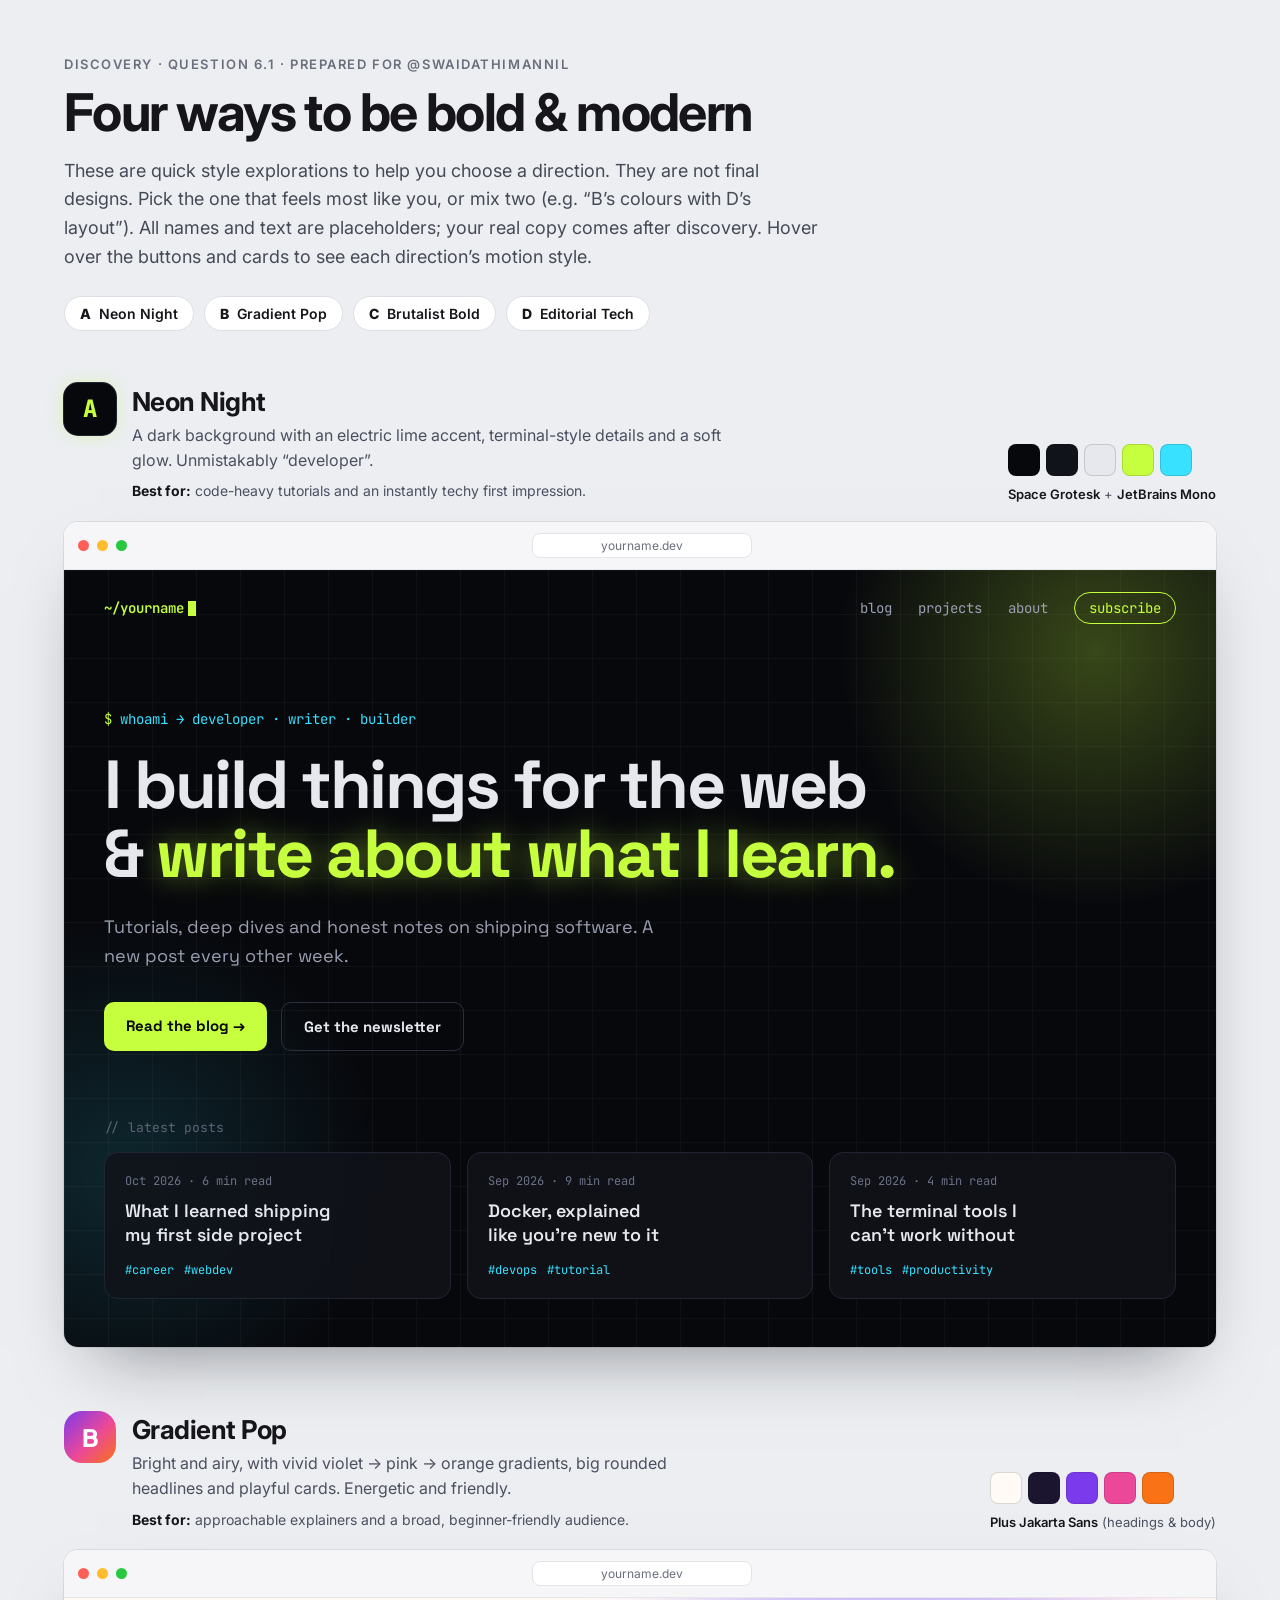
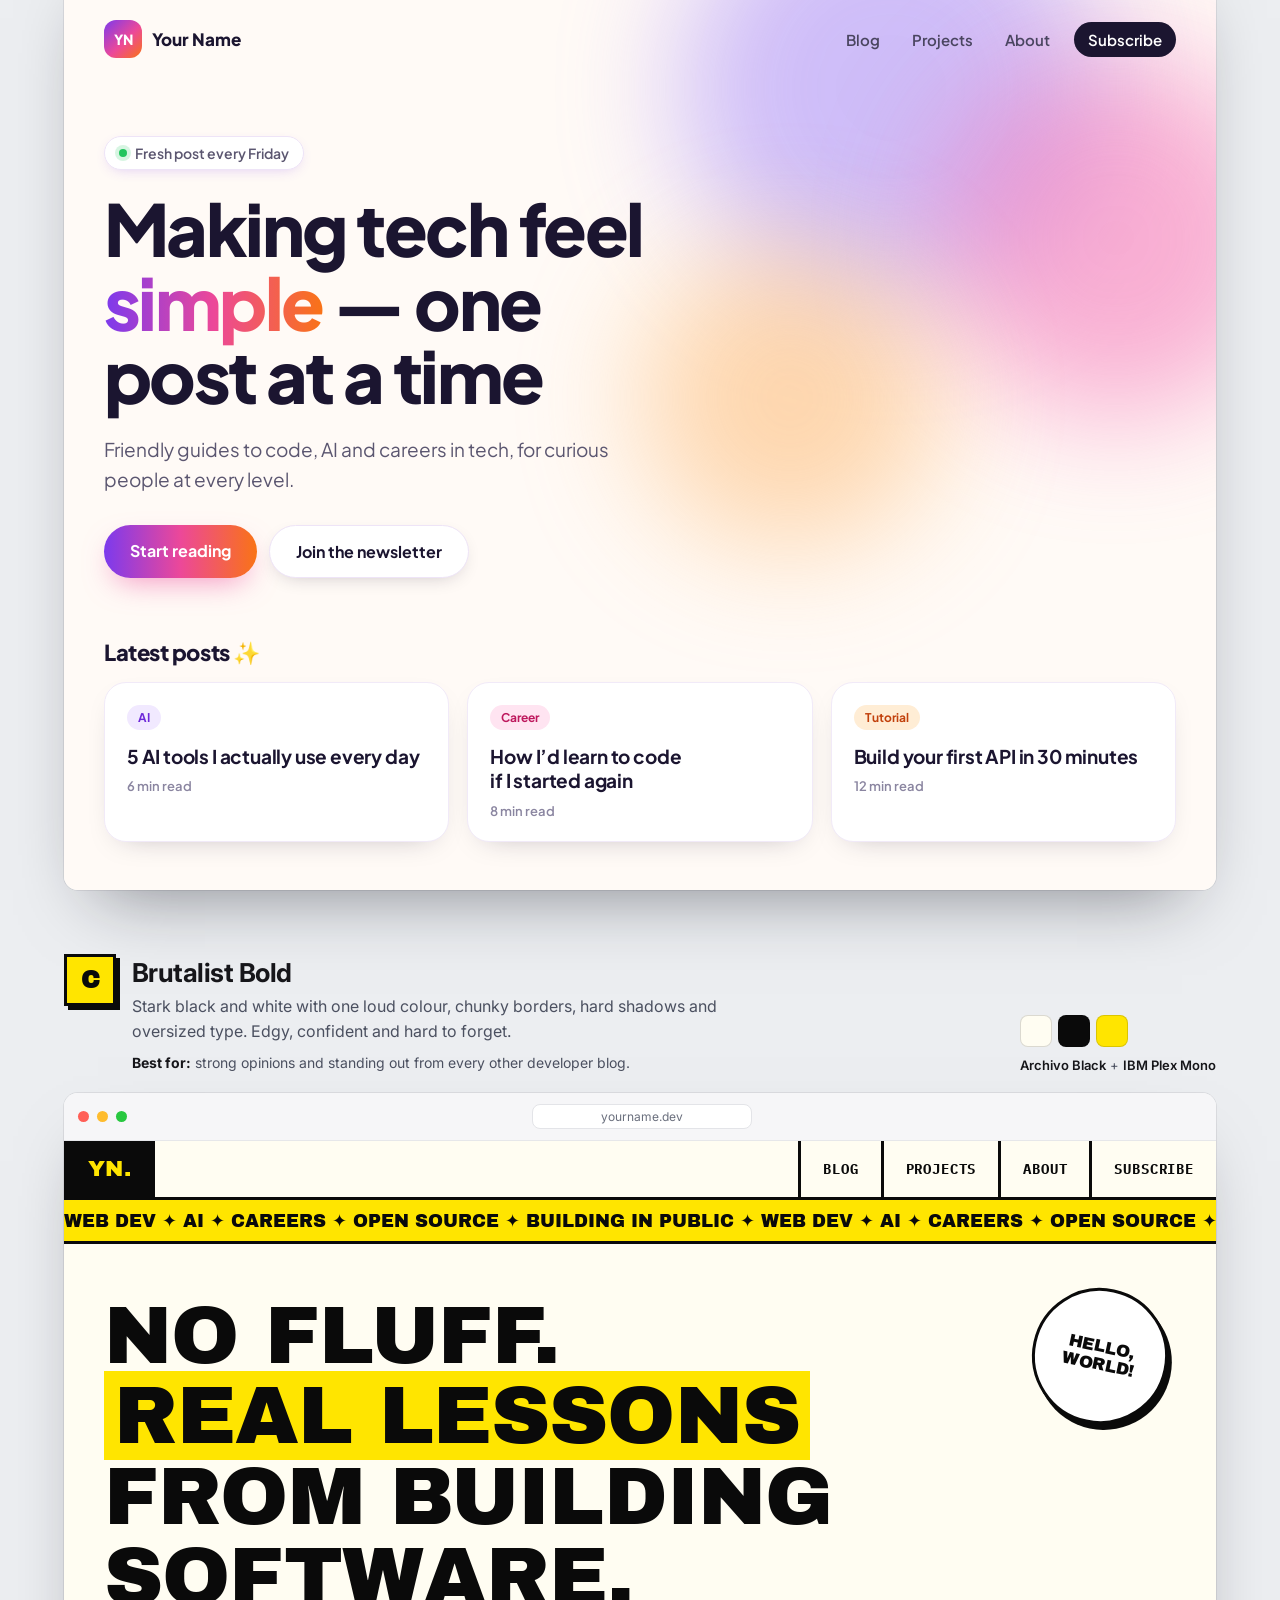
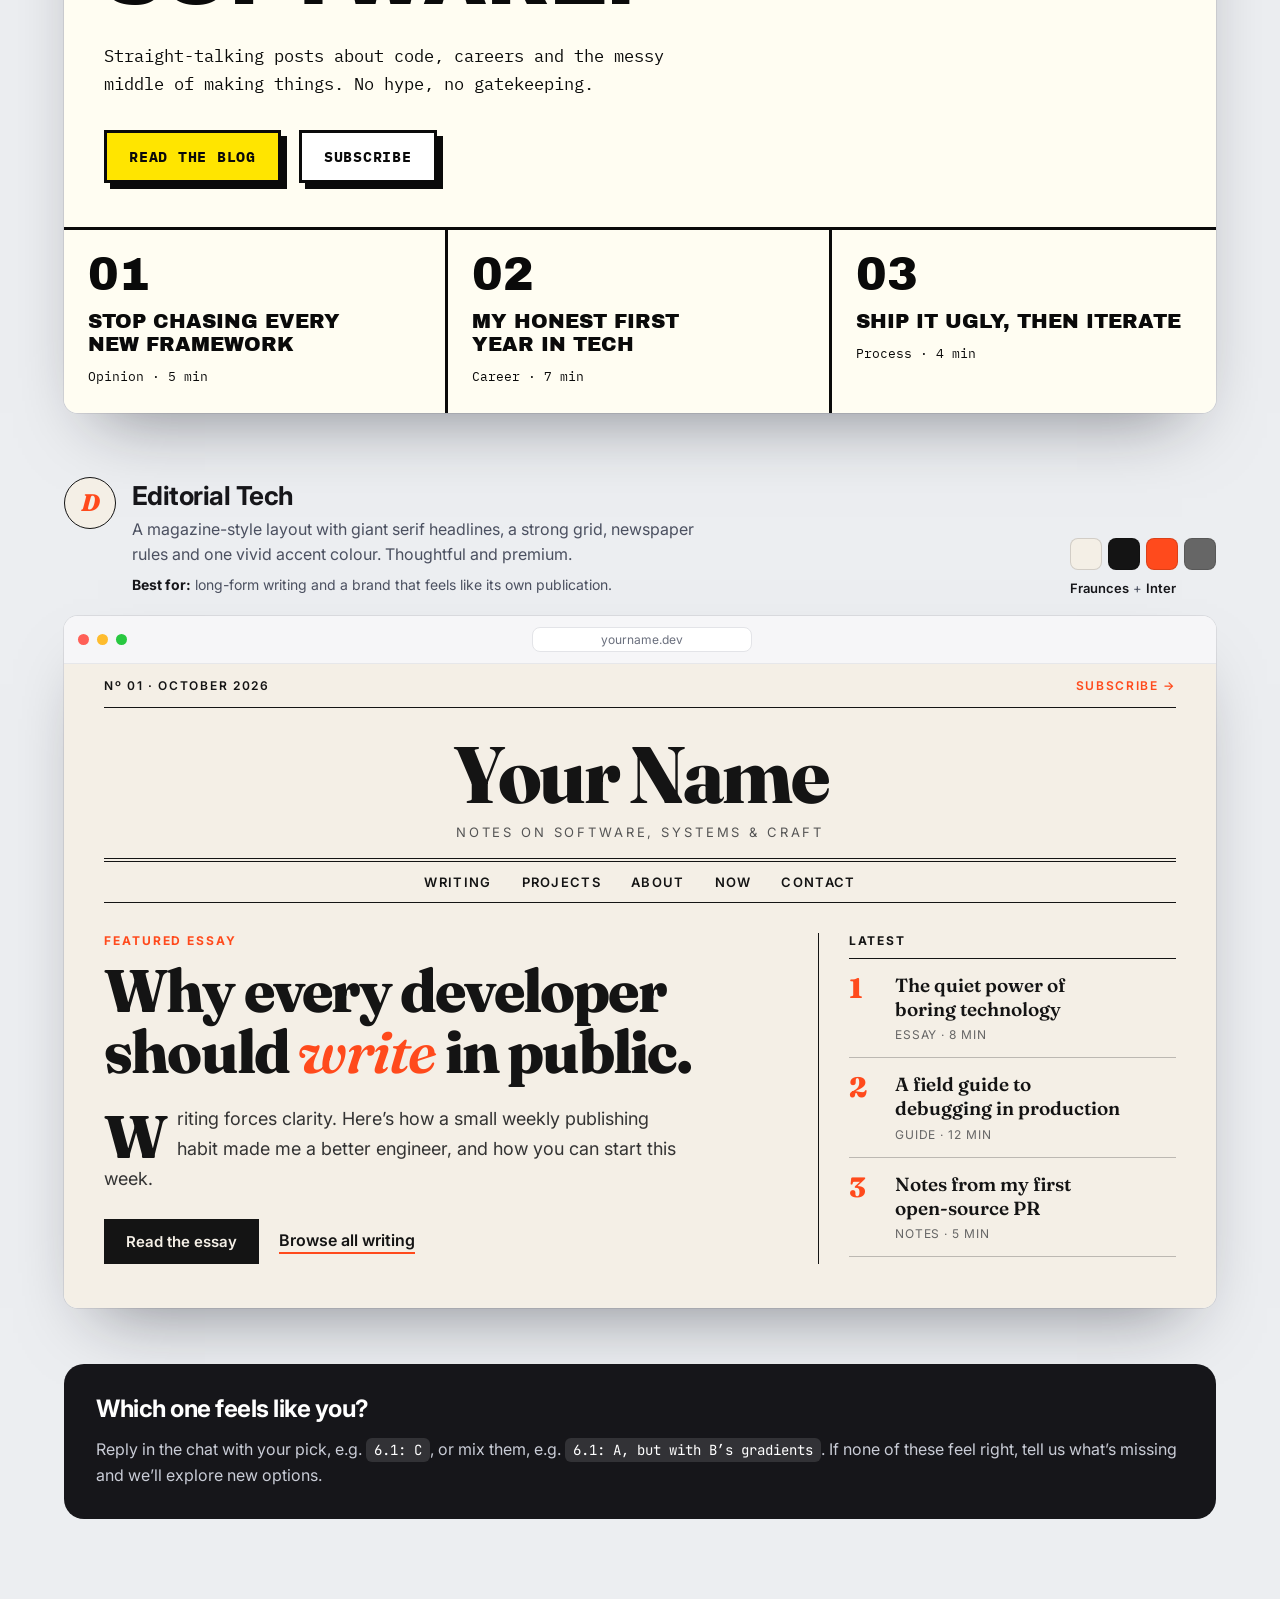
<file: website-brief/style-directions/index.html>
<!doctype html>
<html lang="en">
<head>
  <meta charset="utf-8">
  <meta name="viewport" content="width=device-width, initial-scale=1">
  <title>Style directions · Bold &amp; modern · @swaidathimannil</title>
  <meta name="robots" content="noindex">
  <link rel="preconnect" href="https://fonts.googleapis.com">
  <link rel="preconnect" href="https://fonts.gstatic.com" crossorigin>
  <link rel="stylesheet" href="https://fonts.googleapis.com/css2?family=Archivo+Black&family=Fraunces:ital,opsz,wght@0,9..144,600..800;1,9..144,600..800&family=IBM+Plex+Mono:wght@400;600;700&family=Inter:wght@400;500;600;700&family=JetBrains+Mono:wght@400;600&family=Plus+Jakarta+Sans:wght@400;600;700;800&family=Space+Grotesk:wght@400;500;600;700&display=swap">
  <style>
    /* ---------- Presentation wrapper ---------- */
    *, *::before, *::after { box-sizing: border-box; }
    body {
      margin: 0;
      background: #eceef1;
      color: #16161a;
      font-family: "Inter", system-ui, -apple-system, "Segoe UI", Roboto, sans-serif;
      -webkit-font-smoothing: antialiased;
    }
    h1, h2, h3, h4, p { margin: 0; }
    .wrap { max-width: 1200px; margin: 0 auto; padding: 0 24px; }

    .intro { padding-top: 56px; padding-bottom: 8px; }
    .kicker { font-size: 13px; font-weight: 600; letter-spacing: .12em; text-transform: uppercase; color: #6a6f7d; margin-bottom: 14px; }
    .intro h1 { font-size: clamp(32px, 4.4vw, 52px); letter-spacing: -.03em; line-height: 1.05; margin-bottom: 16px; text-wrap: balance; }
    .lede { font-size: 18px; line-height: 1.6; color: #454a57; max-width: 760px; margin-bottom: 24px; }
    .jump { display: flex; flex-wrap: wrap; gap: 10px; }
    .jump a {
      display: inline-flex; gap: 8px; align-items: center; text-decoration: none; color: #16161a;
      background: #fff; border: 1px solid #dcdfe5; border-radius: 999px; padding: 8px 15px; font-weight: 600; font-size: 14px;
      transition: border-color .2s, transform .2s;
    }
    .jump a:hover { border-color: #16161a; transform: translateY(-1px); }
    .jump b { font-weight: 800; }

    .dir { padding-top: 44px; padding-bottom: 20px; scroll-margin-top: 16px; }
    .dir-head { display: flex; flex-wrap: wrap; justify-content: space-between; gap: 20px 48px; align-items: flex-end; margin-bottom: 20px; }
    .dir-title { display: flex; gap: 16px; align-items: flex-start; max-width: 660px; }
    .letter { flex: none; width: 52px; height: 52px; border-radius: 14px; display: grid; place-items: center; font-weight: 800; font-size: 24px; }
    .letter--a { background: #07080c; color: #c5ff3d; font-family: "JetBrains Mono", ui-monospace, monospace; box-shadow: 0 0 0 1px #1f2533, 0 0 18px -4px rgba(197,255,61,.6); }
    .letter--b { background: linear-gradient(135deg, #7c3aed, #ec4899 55%, #f97316); color: #fff; font-family: "Plus Jakarta Sans", sans-serif; border-radius: 18px; }
    .letter--c { background: #ffe500; color: #0a0a0a; font-family: "Archivo Black", Impact, sans-serif; border: 3px solid #0a0a0a; border-radius: 0; box-shadow: 4px 4px 0 #0a0a0a; }
    .letter--d { background: #f4efe6; color: #ff4a1c; font-family: "Fraunces", Georgia, serif; font-style: italic; border: 1px solid #141414; border-radius: 50%; }
    .dir-title h2 { margin: 3px 0 6px; font-size: 26px; letter-spacing: -.02em; }
    .dir-title p { color: #4b5060; line-height: 1.55; }
    .best { margin-top: 8px !important; font-size: 14px; }
    .best b { color: #16161a; }
    .spec { display: flex; flex-direction: column; gap: 10px; align-items: flex-start; }
    .swatches { display: flex; gap: 6px; list-style: none; margin: 0; padding: 0; }
    .swatches li { width: 32px; height: 32px; border-radius: 8px; border: 1px solid rgba(0,0,0,.14); }
    .fonts { font-size: 13px; color: #4b5060; }
    .fonts b { color: #16161a; font-weight: 600; }

    .frame { border-radius: 14px; overflow: hidden; background: #fff; box-shadow: 0 34px 70px -34px rgba(15,18,30,.5), 0 0 0 1px rgba(15,18,30,.08); }
    .bar { display: flex; align-items: center; gap: 8px; padding: 11px 14px; background: #f6f6f8; border-bottom: 1px solid #e6e7ea; }
    .bar i { width: 11px; height: 11px; border-radius: 50%; background: #ff5f57; }
    .bar i:nth-child(2) { background: #febc2e; }
    .bar i:nth-child(3) { background: #28c840; }
    .url { margin: 0 auto; transform: translateX(-27px); background: #fff; border: 1px solid #e3e4e8; border-radius: 8px; padding: 4px 18px; font-size: 12px; color: #6a6f7d; min-width: 220px; text-align: center; }
    .site { position: relative; overflow: hidden; }
    .site h3, .site h4 { text-wrap: balance; }

    .outro { padding-top: 36px; padding-bottom: 80px; }
    .outro .box { background: #16161a; color: #fff; border-radius: 20px; padding: 30px 32px; display: grid; gap: 14px; }
    .outro h2 { font-size: 24px; letter-spacing: -.02em; }
    .outro p { color: #c9ccd6; line-height: 1.6; }
    .outro code { background: rgba(255,255,255,.12); color: #fff; padding: 3px 8px; border-radius: 6px; font-family: "JetBrains Mono", ui-monospace, monospace; font-size: 14px; }

    /* ---------- A · Neon Night ---------- */
    .a-site {
      background-color: #07080c; color: #e6e8ee; font-family: "Space Grotesk", system-ui, sans-serif;
      background-image: linear-gradient(rgba(255,255,255,.035) 1px, transparent 1px), linear-gradient(90deg, rgba(255,255,255,.035) 1px, transparent 1px);
      background-size: 44px 44px;
    }
    .a-glow { position: absolute; width: 560px; height: 560px; right: -160px; top: -200px; background: radial-gradient(circle, rgba(197,255,61,.26), transparent 65%); pointer-events: none; }
    .a-glow--2 { right: auto; left: -220px; top: 320px; background: radial-gradient(circle, rgba(56,225,255,.14), transparent 65%); }
    .a-nav { position: relative; display: flex; justify-content: space-between; align-items: center; padding: 22px 40px; font-family: "JetBrains Mono", ui-monospace, monospace; font-size: 14px; }
    .a-logo { color: #c5ff3d; font-weight: 600; }
    .a-cursor { display: inline-block; width: .55em; height: 1.05em; margin-left: 4px; vertical-align: -.18em; background: #c5ff3d; animation: a-blink 1.1s steps(1) infinite; }
    @keyframes a-blink { 50% { opacity: 0; } }
    .a-links { display: flex; gap: 26px; align-items: center; color: #9aa0b2; }
    .a-links span { transition: color .2s; }
    .a-links span:hover { color: #fff; }
    .a-pill { border: 1px solid #c5ff3d; color: #c5ff3d !important; padding: 6px 14px; border-radius: 999px; }
    .a-hero { position: relative; padding: 64px 40px 40px; max-width: 880px; }
    .a-eyebrow { font-family: "JetBrains Mono", ui-monospace, monospace; font-size: 14px; color: #38e1ff; margin-bottom: 22px; }
    .a-prompt { color: #c5ff3d; }
    .a-h { font-size: clamp(34px, 5.4vw, 68px); line-height: 1.02; letter-spacing: -.035em; font-weight: 700; }
    .a-hl { color: #c5ff3d; text-shadow: 0 0 28px rgba(197,255,61,.45); }
    .a-sub { color: #9aa0b2; font-size: 18px; line-height: 1.6; max-width: 560px; margin: 24px 0 32px; }
    .a-ctas { display: flex; flex-wrap: wrap; gap: 14px; }
    .a-btn { background: #c5ff3d; color: #07080c; font-weight: 700; padding: 14px 22px; border-radius: 10px; font-size: 15px; transition: transform .2s, box-shadow .2s, border-color .2s; }
    .a-btn:hover { transform: translateY(-2px); box-shadow: 0 12px 32px -8px rgba(197,255,61,.6); }
    .a-btn--ghost { background: transparent; color: #e6e8ee; border: 1px solid #2a3040; }
    .a-btn--ghost:hover { border-color: #38e1ff; box-shadow: none; }
    .a-posts { position: relative; padding: 28px 40px 48px; }
    .a-label { font-family: "JetBrains Mono", ui-monospace, monospace; color: #5d6478; font-size: 13px; margin-bottom: 16px; }
    .a-grid { display: grid; grid-template-columns: repeat(3, 1fr); gap: 16px; }
    .a-card { background: rgba(16,19,26,.88); border: 1px solid #1f2533; border-radius: 14px; padding: 20px; transition: border-color .25s, transform .25s; }
    .a-card:hover { border-color: #c5ff3d; transform: translateY(-3px); }
    .a-meta { font-family: "JetBrains Mono", ui-monospace, monospace; font-size: 12px; color: #6b7286; }
    .a-card h4 { margin: 10px 0 16px; font-size: 18px; line-height: 1.3; font-weight: 600; }
    .a-tags { display: flex; gap: 10px; font-family: "JetBrains Mono", ui-monospace, monospace; font-size: 12px; color: #38e1ff; }

    /* ---------- B · Gradient Pop ---------- */
    .b-site { background: #fffaf6; color: #1b1530; font-family: "Plus Jakarta Sans", system-ui, sans-serif; }
    .b-blob { position: absolute; border-radius: 50%; filter: blur(60px); opacity: .55; pointer-events: none; animation: b-drift 14s ease-in-out infinite alternate; }
    .b-blob--1 { width: 420px; height: 420px; background: #a78bfa; top: -120px; right: 10%; }
    .b-blob--2 { width: 360px; height: 360px; background: #f472b6; top: 60px; right: -80px; animation-delay: -4s; }
    .b-blob--3 { width: 300px; height: 300px; background: #fdba74; top: 250px; right: 24%; animation-delay: -8s; }
    @keyframes b-drift { to { transform: translate(-40px, 30px) scale(1.08); } }
    .b-nav { position: relative; display: flex; justify-content: space-between; align-items: center; padding: 22px 40px; }
    .b-logo { display: flex; align-items: center; gap: 10px; font-weight: 800; font-size: 17px; }
    .b-mark { width: 38px; height: 38px; border-radius: 12px; background: linear-gradient(135deg, #7c3aed, #ec4899 55%, #f97316); color: #fff; display: grid; place-items: center; font-size: 14px; font-weight: 800; }
    .b-links { display: flex; gap: 4px; align-items: center; font-weight: 600; font-size: 15px; color: #4a4560; }
    .b-links span { padding: 8px 14px; border-radius: 999px; transition: background .2s; }
    .b-links span:hover { background: rgba(124,58,237,.08); }
    .b-links .b-cta { background: #1b1530; color: #fff; margin-left: 6px; }
    .b-links .b-cta:hover { background: #2d2450; }
    .b-hero { position: relative; padding: 56px 40px 36px; max-width: 840px; }
    .b-chip { display: inline-flex; align-items: center; gap: 8px; background: #fff; border: 1px solid #eee4f7; border-radius: 999px; padding: 7px 14px; font-size: 14px; font-weight: 600; color: #5b5670; box-shadow: 0 4px 14px -6px rgba(124,58,237,.3); margin-bottom: 22px; }
    .b-dot { width: 8px; height: 8px; border-radius: 50%; background: #22c55e; box-shadow: 0 0 0 4px rgba(34,197,94,.18); }
    .b-h { font-size: clamp(36px, 5.6vw, 72px); line-height: 1.02; letter-spacing: -.035em; font-weight: 800; }
    .b-grad { background: linear-gradient(90deg, #7c3aed, #ec4899, #f97316); -webkit-background-clip: text; background-clip: text; color: transparent; -webkit-text-fill-color: transparent; }
    .b-sub { font-size: 19px; line-height: 1.6; color: #5b5670; max-width: 560px; margin: 22px 0 30px; }
    .b-ctas { display: flex; flex-wrap: wrap; gap: 12px; }
    .b-btn { padding: 15px 26px; border-radius: 999px; font-weight: 700; font-size: 16px; background: linear-gradient(90deg, #7c3aed, #ec4899, #f97316); color: #fff; box-shadow: 0 12px 30px -10px rgba(236,72,153,.6); transition: transform .2s; }
    .b-btn:hover { transform: translateY(-2px) scale(1.02); }
    .b-btn--light { background: #fff; color: #1b1530; box-shadow: 0 6px 20px -10px rgba(27,21,48,.3); border: 1px solid #eee4f7; }
    .b-posts { position: relative; padding: 24px 40px 48px; }
    .b-label { font-weight: 800; font-size: 22px; letter-spacing: -.02em; margin-bottom: 16px; }
    .b-grid { display: grid; grid-template-columns: repeat(3, 1fr); gap: 18px; }
    .b-card { background: #fff; border-radius: 22px; padding: 22px; border: 1px solid #f1eaf8; box-shadow: 0 10px 30px -18px rgba(27,21,48,.35); transition: transform .25s, box-shadow .25s; }
    .b-card:hover { transform: translateY(-4px) rotate(-.5deg); box-shadow: 0 18px 40px -18px rgba(124,58,237,.45); }
    .b-tag { display: inline-block; font-size: 12px; font-weight: 700; padding: 5px 11px; border-radius: 999px; }
    .b-tag--v { background: #f1e9ff; color: #6d28d9; }
    .b-tag--p { background: #ffe4f1; color: #be185d; }
    .b-tag--o { background: #ffedd5; color: #c2410c; }
    .b-card h4 { font-size: 19px; line-height: 1.3; letter-spacing: -.01em; margin: 14px 0 10px; }
    .b-meta { font-size: 13px; font-weight: 600; color: #8a85a0; }

    /* ---------- C · Brutalist Bold ---------- */
    .c-site { background: #fffdf2; color: #0a0a0a; font-family: "IBM Plex Mono", ui-monospace, monospace; }
    .c-nav { display: flex; justify-content: space-between; align-items: stretch; border-bottom: 3px solid #0a0a0a; }
    .c-logo { background: #0a0a0a; color: #ffe500; font-family: "Archivo Black", Impact, sans-serif; font-size: 22px; padding: 16px 24px; letter-spacing: .02em; }
    .c-links { display: flex; }
    .c-links span { display: flex; align-items: center; padding: 0 22px; border-left: 3px solid #0a0a0a; font-weight: 700; text-transform: uppercase; font-size: 14px; letter-spacing: .06em; transition: background .15s; }
    .c-links span:hover { background: #ffe500; }
    .c-marquee { overflow: hidden; white-space: nowrap; background: #ffe500; border-bottom: 3px solid #0a0a0a; padding: 10px 0; font-family: "Archivo Black", Impact, sans-serif; font-size: 18px; }
    .c-track { display: inline-block; animation: c-marquee 22s linear infinite; }
    @keyframes c-marquee { to { transform: translateX(-50%); } }
    .c-hero { position: relative; padding: 52px 40px 44px; }
    .c-h { font-family: "Archivo Black", Impact, sans-serif; font-weight: 400; font-size: clamp(38px, 6.4vw, 84px); line-height: .98; text-transform: uppercase; letter-spacing: -.01em; max-width: 900px; }
    .c-mark { background: #ffe500; padding: 0 .12em; box-decoration-break: clone; -webkit-box-decoration-break: clone; }
    .c-sub { font-size: 17px; line-height: 1.6; max-width: 620px; margin: 26px 0 32px; }
    .c-ctas { display: flex; flex-wrap: wrap; gap: 18px; }
    .c-btn { display: inline-block; background: #ffe500; border: 3px solid #0a0a0a; box-shadow: 6px 6px 0 #0a0a0a; padding: 14px 22px; font-weight: 700; text-transform: uppercase; letter-spacing: .05em; font-size: 15px; transition: transform .12s, box-shadow .12s; }
    .c-btn:hover { transform: translate(3px, 3px); box-shadow: 3px 3px 0 #0a0a0a; }
    .c-btn--white { background: #fff; }
    .c-sticker {
      position: absolute; right: 48px; top: 44px; width: 136px; height: 136px; border-radius: 50%;
      border: 3px solid #0a0a0a; background: #fff; box-shadow: 5px 5px 0 #0a0a0a;
      display: grid; place-items: center; text-align: center; font-family: "Archivo Black", Impact, sans-serif; font-size: 17px; line-height: 1.05;
      transform: rotate(12deg); transition: transform .3s;
    }
    .c-sticker:hover { transform: rotate(-6deg) scale(1.05); }
    .c-posts { display: grid; grid-template-columns: repeat(3, 1fr); border-top: 3px solid #0a0a0a; }
    .c-card { padding: 22px 24px 28px; border-right: 3px solid #0a0a0a; transition: background .15s; }
    .c-card:last-child { border-right: 0; }
    .c-card:hover { background: #ffe500; }
    .c-num { font-family: "Archivo Black", Impact, sans-serif; font-size: 46px; line-height: 1; margin-bottom: 12px; }
    .c-card h4 { font-family: "Archivo Black", Impact, sans-serif; font-weight: 400; font-size: 20px; line-height: 1.15; text-transform: uppercase; margin-bottom: 12px; }
    .c-meta { font-size: 13px; }

    /* ---------- D · Editorial Tech ---------- */
    .d-site { background: #f4efe6; color: #141414; font-family: "Inter", system-ui, sans-serif; padding: 0 40px 44px; }
    .d-top { display: flex; justify-content: space-between; align-items: center; gap: 12px; padding: 14px 0; border-bottom: 1px solid #141414; font-size: 12px; font-weight: 600; letter-spacing: .14em; text-transform: uppercase; }
    .d-top span:last-child { color: #ff4a1c; }
    .d-mast { text-align: center; padding: 26px 0 18px; border-bottom: 4px double #141414; }
    .d-name { font-family: "Fraunces", Georgia, serif; font-size: clamp(42px, 6.4vw, 80px); font-weight: 800; letter-spacing: -.035em; line-height: 1; }
    .d-tagline { margin-top: 10px !important; font-size: 13px; letter-spacing: .22em; text-transform: uppercase; color: #555; }
    .d-nav { display: flex; flex-wrap: wrap; justify-content: center; gap: 10px 30px; padding: 12px 0; border-bottom: 1px solid #141414; font-size: 13px; font-weight: 600; letter-spacing: .1em; text-transform: uppercase; }
    .d-nav span { position: relative; }
    .d-nav span::after { content: ""; position: absolute; left: 0; right: 0; bottom: -3px; height: 2px; background: #ff4a1c; transform: scaleX(0); transform-origin: left; transition: transform .25s; }
    .d-nav span:hover::after { transform: scaleX(1); }
    .d-grid { display: grid; grid-template-columns: 2fr 1fr; margin-top: 30px; }
    .d-lead { padding-right: 34px; border-right: 1px solid #141414; }
    .d-kicker { color: #ff4a1c; font-size: 12px; font-weight: 700; letter-spacing: .16em; text-transform: uppercase; margin-bottom: 12px; }
    .d-h { font-family: "Fraunces", Georgia, serif; font-size: clamp(34px, 4.8vw, 60px); line-height: 1.02; letter-spacing: -.03em; font-weight: 800; }
    .d-h em { color: #ff4a1c; font-style: italic; font-weight: 600; }
    .d-sub { font-size: 18px; line-height: 1.65; color: #333; max-width: 580px; margin: 22px 0 26px; }
    .d-sub::first-letter { font-family: "Fraunces", Georgia, serif; float: left; font-size: 60px; line-height: .9; padding: 5px 9px 0 0; font-weight: 800; color: #141414; }
    .d-ctas { display: flex; flex-wrap: wrap; gap: 20px; align-items: center; }
    .d-btn { background: #141414; color: #f4efe6; padding: 13px 22px; font-weight: 600; font-size: 15px; transition: background .2s; }
    .d-btn:hover { background: #ff4a1c; }
    .d-link { font-weight: 600; border-bottom: 2px solid #ff4a1c; padding-bottom: 2px; }
    .d-side { padding-left: 30px; }
    .d-side-title { font-size: 12px; font-weight: 700; letter-spacing: .16em; text-transform: uppercase; padding-bottom: 10px; border-bottom: 1px solid #141414; }
    .d-item { display: grid; grid-template-columns: 38px 1fr; gap: 8px; padding: 15px 0; border-bottom: 1px solid rgba(20,20,20,.25); }
    .d-n { font-family: "Fraunces", Georgia, serif; font-size: 28px; font-weight: 800; color: #ff4a1c; line-height: 1; }
    .d-item h4 { font-family: "Fraunces", Georgia, serif; font-size: 19px; line-height: 1.25; font-weight: 600; margin-bottom: 6px; }
    .d-meta { font-size: 12px; letter-spacing: .08em; text-transform: uppercase; color: #666; }

    /* ---------- Responsive ---------- */
    @media (max-width: 860px) {
      .wrap { padding-left: 16px; padding-right: 16px; }
      .a-nav, .b-nav { padding: 18px 22px; }
      .a-hero, .b-hero, .c-hero { padding-left: 22px; padding-right: 22px; }
      .a-posts, .b-posts { padding-left: 22px; padding-right: 22px; }
      .a-grid, .b-grid, .c-posts, .d-grid { grid-template-columns: 1fr; }
      .a-links span:not(.a-pill), .b-links span:not(.b-cta) { display: none; }
      .c-links span:not(:last-child) { display: none; }
      .c-card { border-right: 0; border-bottom: 3px solid #0a0a0a; }
      .c-card:last-child { border-bottom: 0; }
      .c-sticker { display: none; }
      .d-site { padding: 0 22px 36px; }
      .d-lead { padding-right: 0; border-right: 0; }
      .d-side { padding-left: 0; margin-top: 34px; }
      .url { min-width: 0; transform: none; }
    }
    @media (prefers-reduced-motion: reduce) {
      *, *::before, *::after { animation: none !important; transition: none !important; }
    }
  </style>
</head>
<body>

  <header class="intro wrap">
    <p class="kicker">Discovery · Question 6.1 · Prepared for @swaidathimannil</p>
    <h1>Four ways to be bold &amp; modern</h1>
    <p class="lede">These are quick style explorations to help you choose a direction. They are not final designs. Pick the one that feels most like you, or mix two (e.g. “B’s colours with D’s layout”). All names and text are placeholders; your real copy comes after discovery. Hover over the buttons and cards to see each direction’s motion style.</p>
    <nav class="jump" aria-label="Jump to a direction">
      <a href="#a"><b>A</b> Neon Night</a>
      <a href="#b"><b>B</b> Gradient Pop</a>
      <a href="#c"><b>C</b> Brutalist Bold</a>
      <a href="#d"><b>D</b> Editorial Tech</a>
    </nav>
  </header>

  <main>
    <!-- ===================== A ===================== -->
    <section class="dir wrap" id="a" aria-labelledby="a-title">
      <div class="dir-head">
        <div class="dir-title">
          <span class="letter letter--a" aria-hidden="true">A</span>
          <div>
            <h2 id="a-title">Neon Night</h2>
            <p>A dark background with an electric lime accent, terminal-style details and a soft glow. Unmistakably “developer”.</p>
            <p class="best"><b>Best for:</b> code-heavy tutorials and an instantly techy first impression.</p>
          </div>
        </div>
        <div class="spec">
          <ul class="swatches" aria-label="Colour palette">
            <li style="background:#07080c" title="#07080C"></li>
            <li style="background:#10131a" title="#10131A"></li>
            <li style="background:#e6e8ee" title="#E6E8EE"></li>
            <li style="background:#c5ff3d" title="#C5FF3D"></li>
            <li style="background:#38e1ff" title="#38E1FF"></li>
          </ul>
          <p class="fonts"><b>Space Grotesk</b> + <b>JetBrains Mono</b></p>
        </div>
      </div>

      <div class="frame" role="img" aria-label="Homepage preview in the Neon Night style">
        <div class="bar"><i></i><i></i><i></i><span class="url">yourname.dev</span></div>
        <div class="site a-site">
          <div class="a-glow" aria-hidden="true"></div>
          <div class="a-glow a-glow--2" aria-hidden="true"></div>
          <div class="a-nav">
            <span class="a-logo">~/yourname<span class="a-cursor" aria-hidden="true"></span></span>
            <span class="a-links"><span>blog</span><span>projects</span><span>about</span><span class="a-pill">subscribe</span></span>
          </div>
          <div class="a-hero">
            <p class="a-eyebrow"><span class="a-prompt">$</span> whoami → developer · writer · builder</p>
            <h3 class="a-h">I build things for the web &amp; <span class="a-hl">write about what I learn.</span></h3>
            <p class="a-sub">Tutorials, deep dives and honest notes on shipping software. A new post every other week.</p>
            <div class="a-ctas"><span class="a-btn">Read the blog →</span><span class="a-btn a-btn--ghost">Get the newsletter</span></div>
          </div>
          <div class="a-posts">
            <p class="a-label">// latest posts</p>
            <div class="a-grid">
              <div class="a-card"><p class="a-meta">Oct 2026 · 6 min read</p><h4>What I learned shipping my first side project</h4><p class="a-tags"><span>#career</span><span>#webdev</span></p></div>
              <div class="a-card"><p class="a-meta">Sep 2026 · 9 min read</p><h4>Docker, explained like you’re new to it</h4><p class="a-tags"><span>#devops</span><span>#tutorial</span></p></div>
              <div class="a-card"><p class="a-meta">Sep 2026 · 4 min read</p><h4>The terminal tools I can’t work without</h4><p class="a-tags"><span>#tools</span><span>#productivity</span></p></div>
            </div>
          </div>
        </div>
      </div>
    </section>

    <!-- ===================== B ===================== -->
    <section class="dir wrap" id="b" aria-labelledby="b-title">
      <div class="dir-head">
        <div class="dir-title">
          <span class="letter letter--b" aria-hidden="true">B</span>
          <div>
            <h2 id="b-title">Gradient Pop</h2>
            <p>Bright and airy, with vivid violet → pink → orange gradients, big rounded headlines and playful cards. Energetic and friendly.</p>
            <p class="best"><b>Best for:</b> approachable explainers and a broad, beginner-friendly audience.</p>
          </div>
        </div>
        <div class="spec">
          <ul class="swatches" aria-label="Colour palette">
            <li style="background:#fffaf6" title="#FFFAF6"></li>
            <li style="background:#1b1530" title="#1B1530"></li>
            <li style="background:#7c3aed" title="#7C3AED"></li>
            <li style="background:#ec4899" title="#EC4899"></li>
            <li style="background:#f97316" title="#F97316"></li>
          </ul>
          <p class="fonts"><b>Plus Jakarta Sans</b> (headings &amp; body)</p>
        </div>
      </div>

      <div class="frame" role="img" aria-label="Homepage preview in the Gradient Pop style">
        <div class="bar"><i></i><i></i><i></i><span class="url">yourname.dev</span></div>
        <div class="site b-site">
          <div class="b-blob b-blob--1" aria-hidden="true"></div>
          <div class="b-blob b-blob--2" aria-hidden="true"></div>
          <div class="b-blob b-blob--3" aria-hidden="true"></div>
          <div class="b-nav">
            <span class="b-logo"><span class="b-mark">YN</span>Your Name</span>
            <span class="b-links"><span>Blog</span><span>Projects</span><span>About</span><span class="b-cta">Subscribe</span></span>
          </div>
          <div class="b-hero">
            <p class="b-chip"><span class="b-dot"></span>Fresh post every Friday</p>
            <h3 class="b-h">Making tech feel <span class="b-grad">simple</span> — one post at a time</h3>
            <p class="b-sub">Friendly guides to code, AI and careers in tech, for curious people at every level.</p>
            <div class="b-ctas"><span class="b-btn">Start reading</span><span class="b-btn b-btn--light">Join the newsletter</span></div>
          </div>
          <div class="b-posts">
            <p class="b-label">Latest posts ✨</p>
            <div class="b-grid">
              <div class="b-card"><span class="b-tag b-tag--v">AI</span><h4>5 AI tools I actually use every day</h4><p class="b-meta">6 min read</p></div>
              <div class="b-card"><span class="b-tag b-tag--p">Career</span><h4>How I’d learn to code if I started again</h4><p class="b-meta">8 min read</p></div>
              <div class="b-card"><span class="b-tag b-tag--o">Tutorial</span><h4>Build your first API in 30 minutes</h4><p class="b-meta">12 min read</p></div>
            </div>
          </div>
        </div>
      </div>
    </section>

    <!-- ===================== C ===================== -->
    <section class="dir wrap" id="c" aria-labelledby="c-title">
      <div class="dir-head">
        <div class="dir-title">
          <span class="letter letter--c" aria-hidden="true">C</span>
          <div>
            <h2 id="c-title">Brutalist Bold</h2>
            <p>Stark black and white with one loud colour, chunky borders, hard shadows and oversized type. Edgy, confident and hard to forget.</p>
            <p class="best"><b>Best for:</b> strong opinions and standing out from every other developer blog.</p>
          </div>
        </div>
        <div class="spec">
          <ul class="swatches" aria-label="Colour palette">
            <li style="background:#fffdf2" title="#FFFDF2"></li>
            <li style="background:#0a0a0a" title="#0A0A0A"></li>
            <li style="background:#ffe500" title="#FFE500"></li>
          </ul>
          <p class="fonts"><b>Archivo Black</b> + <b>IBM Plex Mono</b></p>
        </div>
      </div>

      <div class="frame" role="img" aria-label="Homepage preview in the Brutalist Bold style">
        <div class="bar"><i></i><i></i><i></i><span class="url">yourname.dev</span></div>
        <div class="site c-site">
          <div class="c-nav">
            <span class="c-logo">YN.</span>
            <span class="c-links"><span>Blog</span><span>Projects</span><span>About</span><span>Subscribe</span></span>
          </div>
          <div class="c-marquee" aria-hidden="true">
            <span class="c-track">WEB DEV ✦ AI ✦ CAREERS ✦ OPEN SOURCE ✦ BUILDING IN PUBLIC ✦ WEB DEV ✦ AI ✦ CAREERS ✦ OPEN SOURCE ✦ BUILDING IN PUBLIC ✦&nbsp;</span>
          </div>
          <div class="c-hero">
            <div class="c-sticker" aria-hidden="true">HELLO,<br>WORLD!</div>
            <h3 class="c-h">No fluff. <span class="c-mark">Real lessons</span> from building software.</h3>
            <p class="c-sub">Straight-talking posts about code, careers and the messy middle of making things. No hype, no gatekeeping.</p>
            <div class="c-ctas"><span class="c-btn">Read the blog</span><span class="c-btn c-btn--white">Subscribe</span></div>
          </div>
          <div class="c-posts">
            <div class="c-card"><p class="c-num">01</p><h4>Stop chasing every new framework</h4><p class="c-meta">Opinion · 5 min</p></div>
            <div class="c-card"><p class="c-num">02</p><h4>My honest first year in tech</h4><p class="c-meta">Career · 7 min</p></div>
            <div class="c-card"><p class="c-num">03</p><h4>Ship it ugly, then iterate</h4><p class="c-meta">Process · 4 min</p></div>
          </div>
        </div>
      </div>
    </section>

    <!-- ===================== D ===================== -->
    <section class="dir wrap" id="d" aria-labelledby="d-title">
      <div class="dir-head">
        <div class="dir-title">
          <span class="letter letter--d" aria-hidden="true">D</span>
          <div>
            <h2 id="d-title">Editorial Tech</h2>
            <p>A magazine-style layout with giant serif headlines, a strong grid, newspaper rules and one vivid accent colour. Thoughtful and premium.</p>
            <p class="best"><b>Best for:</b> long-form writing and a brand that feels like its own publication.</p>
          </div>
        </div>
        <div class="spec">
          <ul class="swatches" aria-label="Colour palette">
            <li style="background:#f4efe6" title="#F4EFE6"></li>
            <li style="background:#141414" title="#141414"></li>
            <li style="background:#ff4a1c" title="#FF4A1C"></li>
            <li style="background:#666666" title="#666666"></li>
          </ul>
          <p class="fonts"><b>Fraunces</b> + <b>Inter</b></p>
        </div>
      </div>

      <div class="frame" role="img" aria-label="Homepage preview in the Editorial Tech style">
        <div class="bar"><i></i><i></i><i></i><span class="url">yourname.dev</span></div>
        <div class="site d-site">
          <div class="d-top"><span>Nº 01 · October 2026</span><span>Subscribe →</span></div>
          <div class="d-mast">
            <p class="d-name">Your Name</p>
            <p class="d-tagline">Notes on software, systems &amp; craft</p>
          </div>
          <div class="d-nav"><span>Writing</span><span>Projects</span><span>About</span><span>Now</span><span>Contact</span></div>
          <div class="d-grid">
            <div class="d-lead">
              <p class="d-kicker">Featured essay</p>
              <h3 class="d-h">Why every developer should <em>write</em> in public.</h3>
              <p class="d-sub">Writing forces clarity. Here’s how a small weekly publishing habit made me a better engineer, and how you can start this week.</p>
              <div class="d-ctas"><span class="d-btn">Read the essay</span><span class="d-link">Browse all writing</span></div>
            </div>
            <div class="d-side">
              <p class="d-side-title">Latest</p>
              <div class="d-item"><span class="d-n">1</span><div><h4>The quiet power of boring technology</h4><p class="d-meta">Essay · 8 min</p></div></div>
              <div class="d-item"><span class="d-n">2</span><div><h4>A field guide to debugging in production</h4><p class="d-meta">Guide · 12 min</p></div></div>
              <div class="d-item"><span class="d-n">3</span><div><h4>Notes from my first open-source PR</h4><p class="d-meta">Notes · 5 min</p></div></div>
            </div>
          </div>
        </div>
      </div>
    </section>
  </main>

  <footer class="outro wrap">
    <div class="box">
      <h2>Which one feels like you?</h2>
      <p>Reply in the chat with your pick, e.g. <code>6.1: C</code>, or mix them, e.g. <code>6.1: A, but with B’s gradients</code>. If none of these feel right, tell us what’s missing and we’ll explore new options.</p>
    </div>
  </footer>

</body>
</html>
</file>
